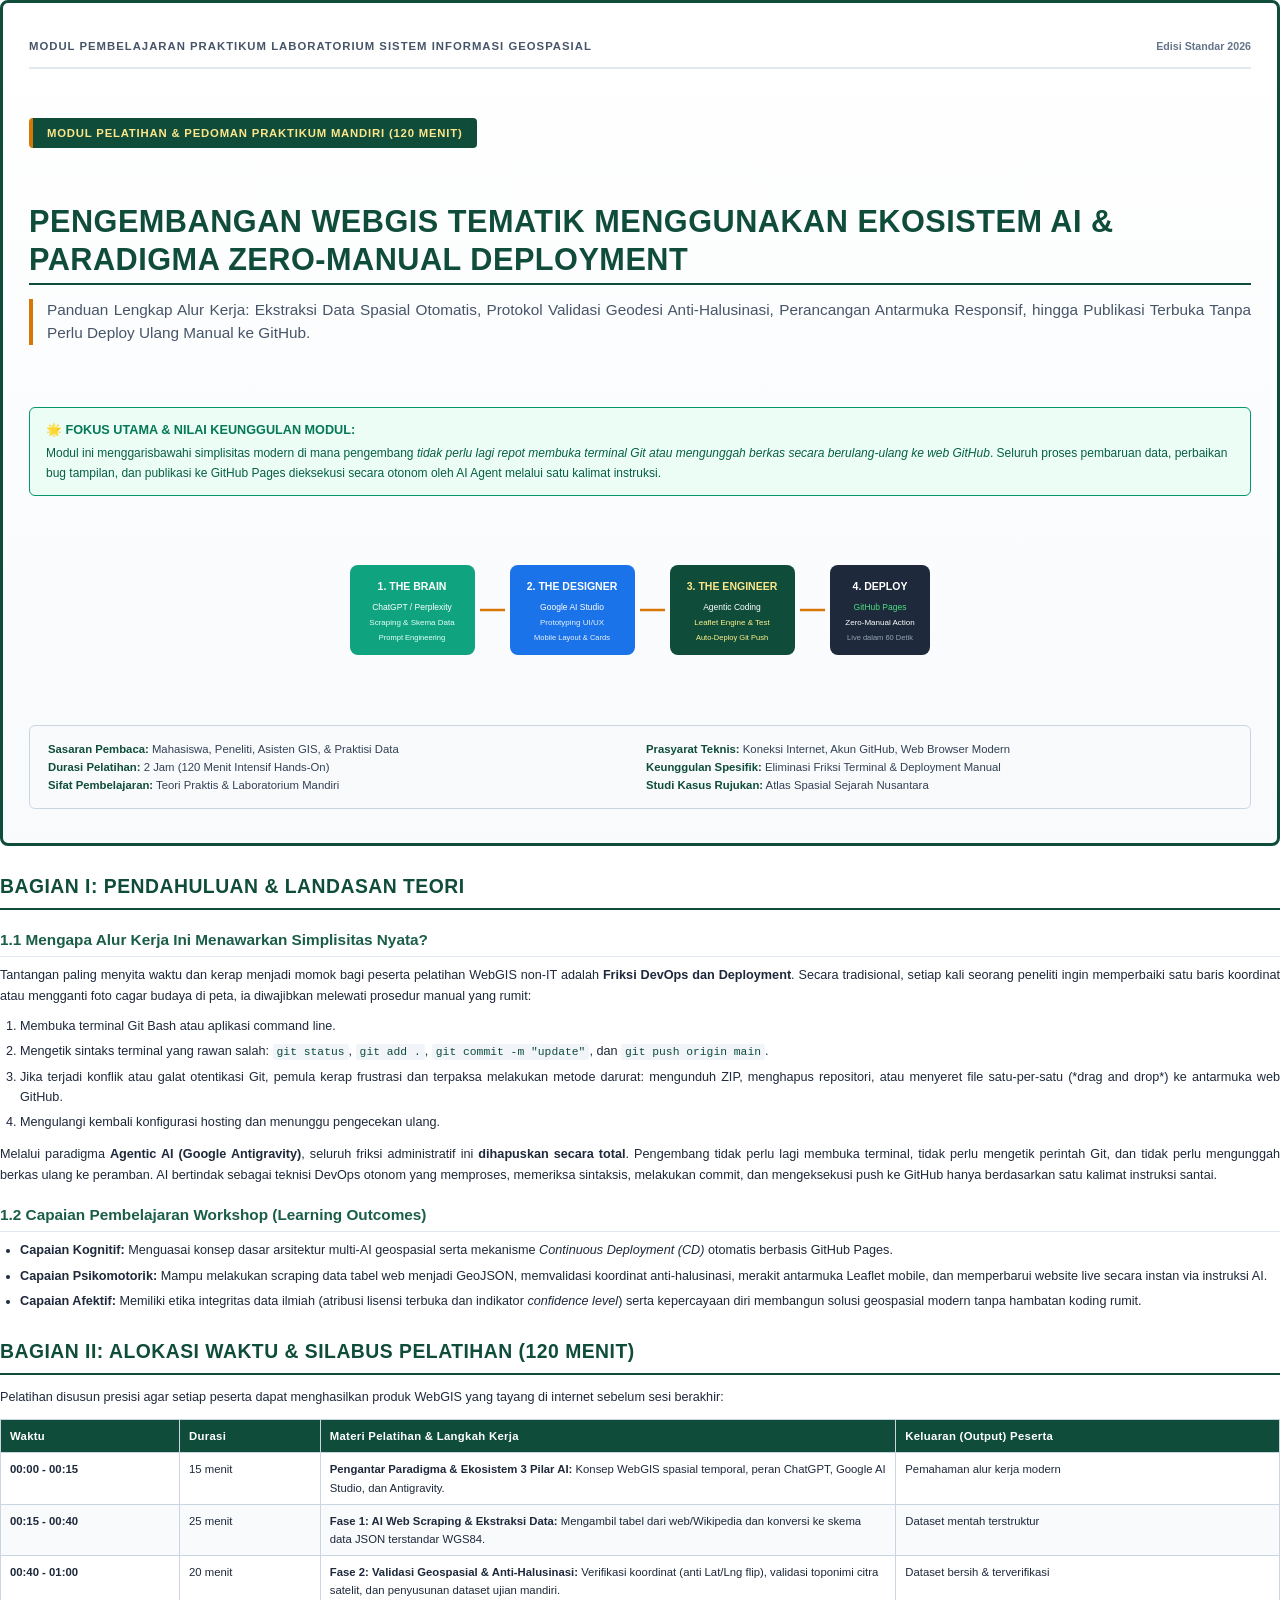
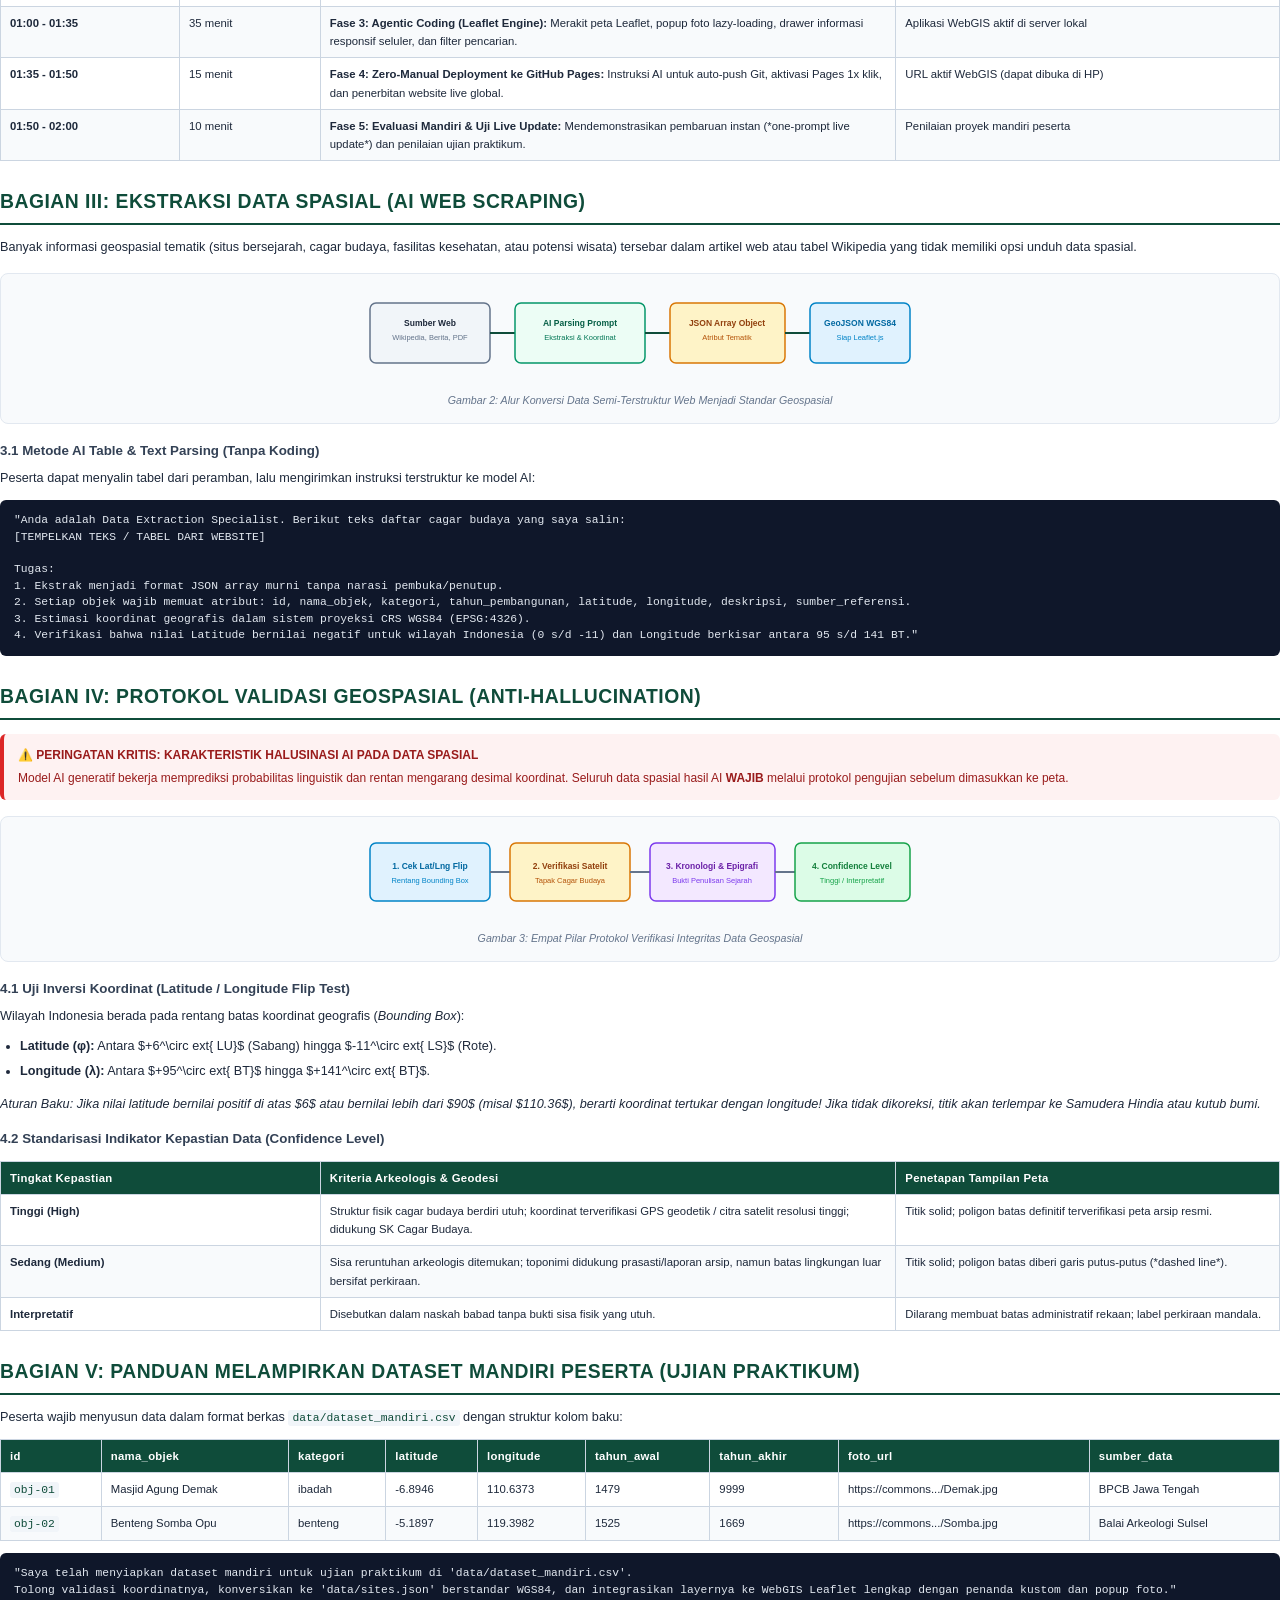
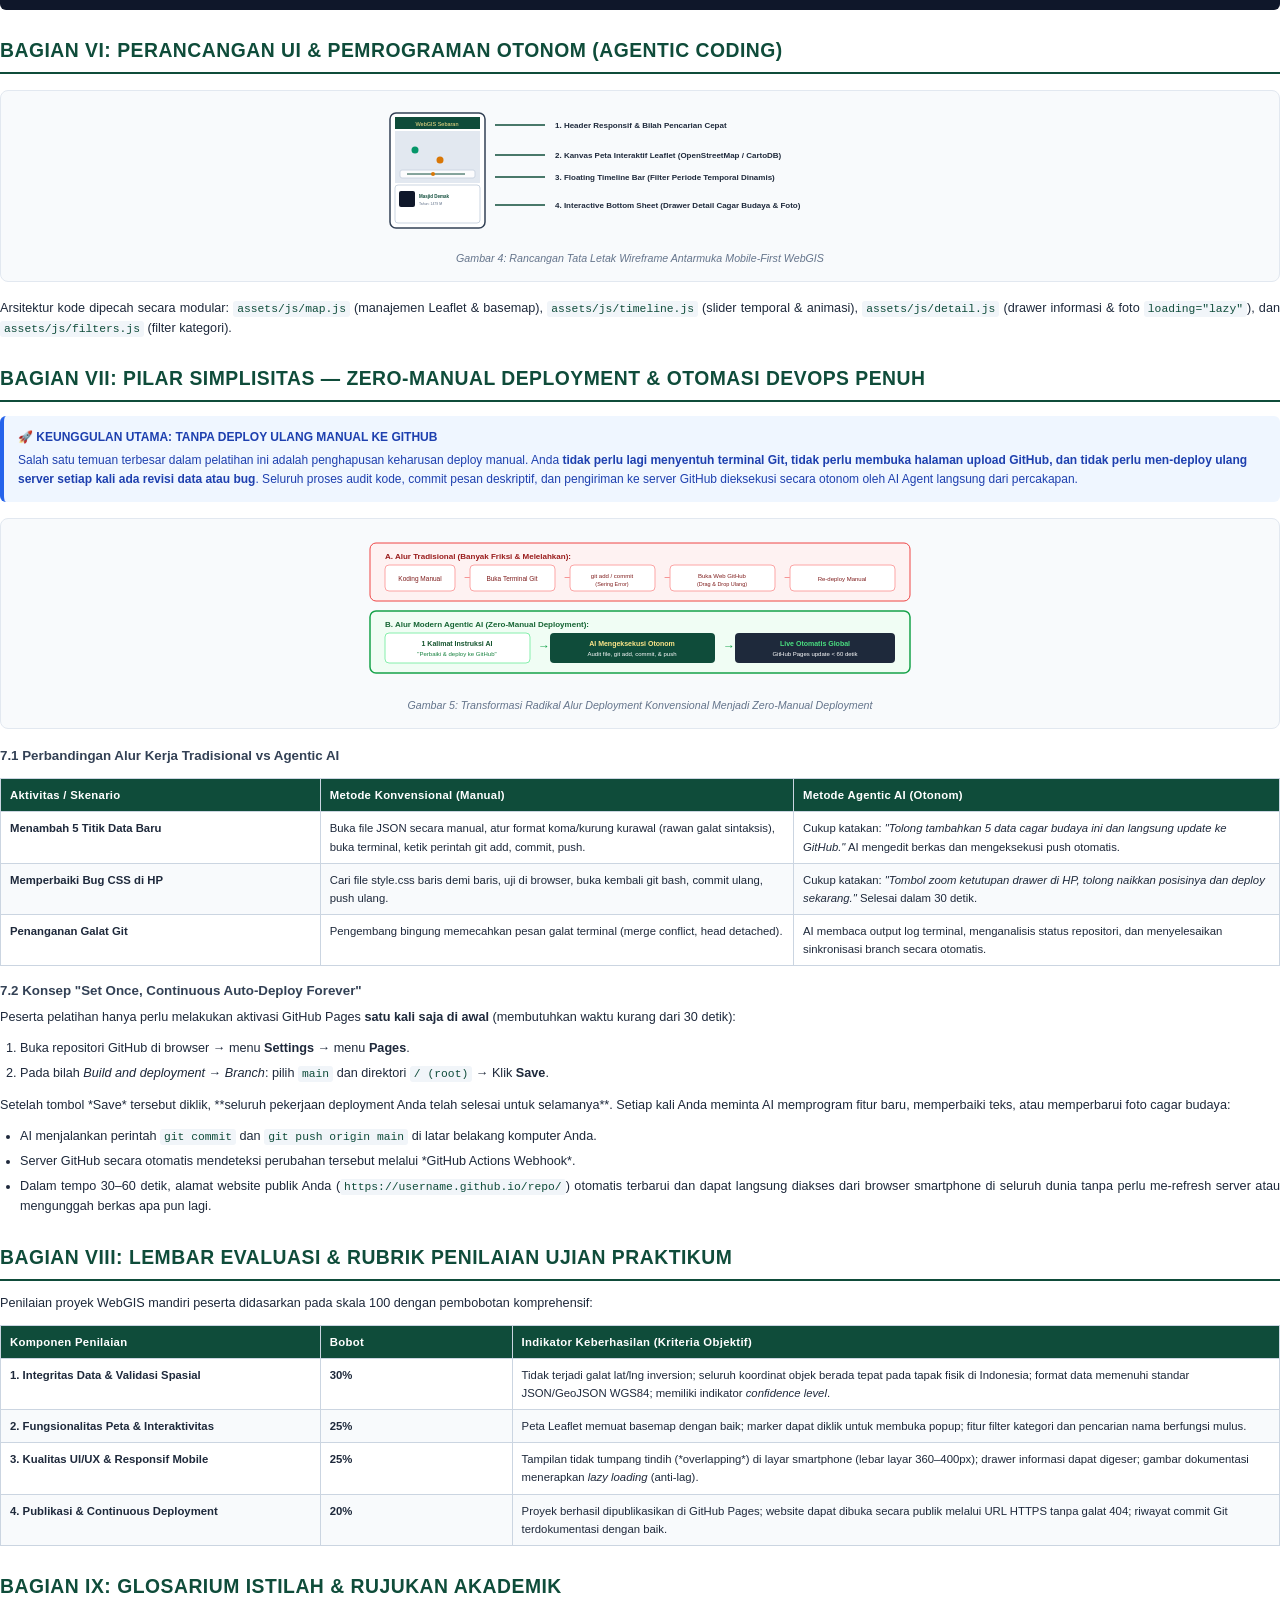
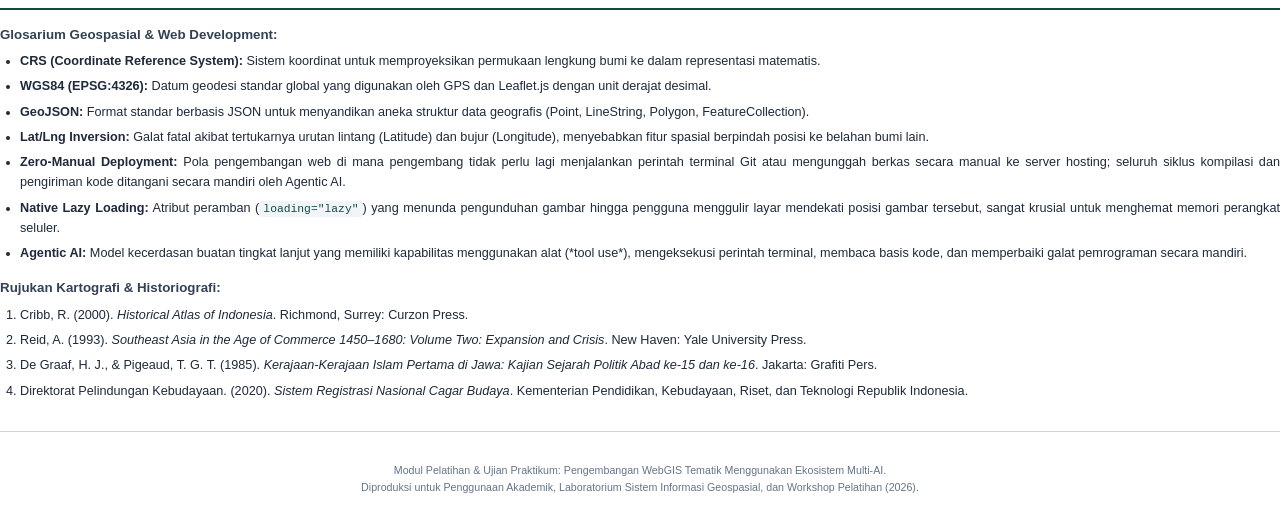
<file: docs/MODUL_PANDUAN_WORKSHOP_WEBGIS.html>
<!DOCTYPE html>
<html lang="id">
<head>
<meta charset="UTF-8">
<title>Modul Pelatihan: Pengembangan WebGIS Tematik Menggunakan Ekosistem AI</title>
<style>
  @page {
    size: A4 portrait;
    margin: 18mm 16mm 20mm 16mm;
    @bottom-center {
      content: "Modul Praktikum WebGIS Spasial Berbasis AI — Halaman " counter(page);
      font-size: 8pt;
      color: #64748b;
      font-family: -apple-system, BlinkMacSystemFont, "Segoe UI", Roboto, Arial, sans-serif;
    }
  }

  * { box-sizing: border-box; }
  
  body {
    font-family: -apple-system, BlinkMacSystemFont, "Segoe UI", Roboto, Helvetica, Arial, sans-serif;
    font-size: 9.5pt;
    line-height: 1.6;
    color: #1e293b;
    background: #ffffff;
    margin: 0;
    padding: 0;
  }

  /* COVER PAGE */
  .cover-page {
    page-break-after: always;
    min-height: 94vh;
    display: flex;
    flex-direction: column;
    justify-content: space-between;
    padding: 34px 26px;
    border: 3px solid #0f4c3a;
    border-radius: 8px;
    background: linear-gradient(180deg, #ffffff 0%, #f8fafc 100%);
    position: relative;
  }

  .cover-header {
    border-bottom: 2px solid #e2e8f0;
    padding-bottom: 12px;
    display: flex;
    justify-content: space-between;
    align-items: center;
  }

  .inst-name {
    font-size: 8.5pt;
    font-weight: 700;
    letter-spacing: 1px;
    color: #475569;
    text-transform: uppercase;
  }

  .cover-badge {
    align-self: flex-start;
    background: #0f4c3a;
    color: #fde68a;
    font-size: 8.5pt;
    font-weight: 700;
    letter-spacing: 0.8px;
    text-transform: uppercase;
    padding: 6px 14px;
    border-radius: 4px;
    border-left: 4px solid #d97706;
    margin-top: 15px;
  }

  .cover-title-group {
    margin-top: 20px;
  }

  .cover-title {
    font-size: 23pt;
    font-weight: 800;
    color: #0f4c3a;
    line-height: 1.25;
    margin: 0 0 14px 0;
  }

  .cover-subtitle {
    font-size: 11.5pt;
    color: #475569;
    line-height: 1.5;
    margin-bottom: 18px;
    border-left: 4px solid #d97706;
    padding-left: 14px;
    text-align: justify;
  }

  .cover-highlight-box {
    background: #ecfdf5;
    border: 1.5px solid #059669;
    border-radius: 6px;
    padding: 12px 16px;
    margin: 10px 0;
    font-size: 9pt;
    color: #065f46;
  }

  .cover-highlight-box strong {
    color: #047857;
    display: block;
    font-size: 9.5pt;
    margin-bottom: 4px;
  }

  .cover-meta {
    background: #f8fafc;
    border: 1px solid #cbd5e1;
    border-radius: 6px;
    padding: 14px 18px;
    font-size: 8.5pt;
    color: #334155;
    display: grid;
    grid-template-columns: 1fr 1fr;
    gap: 12px;
  }

  .cover-meta strong {
    color: #0f4c3a;
  }

  /* HEADINGS */
  h1, h2, h3, h4 {
    color: #0f4c3a;
    font-weight: 700;
    page-break-after: avoid;
  }

  h1 {
    font-size: 14.5pt;
    border-bottom: 2px solid #0f4c3a;
    padding-bottom: 5px;
    margin-top: 26px;
    margin-bottom: 12px;
    text-transform: uppercase;
    letter-spacing: 0.5px;
  }

  h2 {
    font-size: 11.5pt;
    color: #1a5d48;
    margin-top: 18px;
    margin-bottom: 8px;
    border-bottom: 1px solid #e2e8f0;
    padding-bottom: 4px;
  }

  h3 {
    font-size: 10pt;
    color: #334155;
    margin-top: 14px;
    margin-bottom: 6px;
  }

  p {
    margin: 0 0 10px 0;
    text-align: justify;
  }

  ul, ol {
    margin: 0 0 12px 0;
    padding-left: 20px;
  }

  li {
    margin-bottom: 5px;
    text-align: justify;
  }

  /* TABLES */
  table {
    width: 100%;
    border-collapse: collapse;
    margin: 12px 0;
    font-size: 8.5pt;
    page-break-inside: avoid;
  }

  th, td {
    border: 1px solid #cbd5e1;
    padding: 7px 9px;
    text-align: left;
    vertical-align: top;
  }

  th {
    background-color: #0f4c3a;
    color: #ffffff;
    font-weight: 700;
    letter-spacing: 0.3px;
  }

  tr:nth-child(even) td {
    background-color: #f8fafc;
  }

  /* CALLOUTS */
  .callout {
    padding: 12px 14px;
    border-radius: 6px;
    margin: 14px 0;
    font-size: 9pt;
    page-break-inside: avoid;
  }

  .callout-tip {
    background: #ecfdf5;
    border-left: 4px solid #059669;
    color: #065f46;
  }

  .callout-highlight {
    background: #eff6ff;
    border-left: 4px solid #2563eb;
    color: #1e40af;
  }

  .callout-warning {
    background: #fffbeb;
    border-left: 4px solid #d97706;
    color: #92400e;
  }

  .callout-caution {
    background: #fef2f2;
    border-left: 4px solid #dc2626;
    color: #991b1b;
  }

  .callout-title {
    font-weight: 700;
    margin-bottom: 4px;
    display: flex;
    align-items: center;
    gap: 6px;
  }

  /* CODE BLOCKS */
  pre {
    background: #0f172a;
    color: #e2e8f0;
    padding: 12px 14px;
    border-radius: 6px;
    font-family: Consolas, "Courier New", monospace;
    font-size: 8pt;
    line-height: 1.45;
    overflow-x: auto;
    margin: 12px 0;
    page-break-inside: avoid;
  }

  code {
    font-family: Consolas, "Courier New", monospace;
    background: #f1f5f9;
    color: #0f4c3a;
    padding: 2px 4px;
    border-radius: 3px;
    font-size: 8.5pt;
  }

  pre code {
    background: transparent;
    color: inherit;
    padding: 0;
  }

  /* DIAGRAM WRAPPER */
  .diagram-box {
    margin: 16px 0;
    text-align: center;
    page-break-inside: avoid;
    background: #f8fafc;
    border: 1px solid #e2e8f0;
    border-radius: 8px;
    padding: 14px;
  }

  .diagram-caption {
    font-size: 8pt;
    color: #64748b;
    font-style: italic;
    margin-top: 8px;
    text-align: center;
  }

  .page-break {
    page-break-before: always;
  }
</style>
</head>
<body>

<!-- COVER PAGE -->
<div class="cover-page">
  <div class="cover-header">
    <span class="inst-name">Modul Pembelajaran Praktikum Laboratorium Sistem Informasi Geospasial</span>
    <span style="font-size:8pt; color:#64748b; font-weight:600;">Edisi Standar 2026</span>
  </div>

  <div class="cover-badge">Modul Pelatihan & Pedoman Praktikum Mandiri (120 Menit)</div>
  
  <div class="cover-title-group">
    <h1 class="cover-title">Pengembangan WebGIS Tematik Menggunakan Ekosistem AI & Paradigma Zero-Manual Deployment</h1>
    <div class="cover-subtitle">
      Panduan Lengkap Alur Kerja: Ekstraksi Data Spasial Otomatis, Protokol Validasi Geodesi Anti-Halusinasi, Perancangan Antarmuka Responsif, hingga Publikasi Terbuka Tanpa Perlu Deploy Ulang Manual ke GitHub.
    </div>
  </div>

  <div class="cover-highlight-box">
    <strong>🌟 FOKUS UTAMA & NILAI KEUNGGULAN MODUL:</strong>
    Modul ini menggarisbawahi simplisitas modern di mana pengembang <em>tidak perlu lagi repot membuka terminal Git atau mengunggah berkas secara berulang-ulang ke web GitHub</em>. Seluruh proses pembaruan data, perbaikan bug tampilan, dan publikasi ke GitHub Pages dieksekusi secara otonom oleh AI Agent melalui satu kalimat instruksi.
  </div>

  <div style="text-align: center; margin: 10px 0;">
    <!-- SVG ILLUSTRATION 1: ARSITEKTUR EKOSISTEM 3 PILAR AI -->
    <svg width="600" height="125" viewBox="0 0 600 125" xmlns="http://www.w3.org/2000/svg">
      <!-- Step 1: ChatGPT -->
      <rect x="10" y="15" width="125" height="90" rx="8" fill="#10a37f" />
      <text x="72" y="40" fill="#ffffff" font-weight="bold" font-size="10.5" text-anchor="middle">1. THE BRAIN</text>
      <text x="72" y="60" fill="#ffffff" font-size="8.5" text-anchor="middle">ChatGPT / Perplexity</text>
      <text x="72" y="75" fill="#e6fffa" font-size="8" text-anchor="middle">Scraping & Skema Data</text>
      <text x="72" y="90" fill="#e6fffa" font-size="7.5" text-anchor="middle">Prompt Engineering</text>

      <!-- Arrow 1 -->
      <path d="M 140 60 L 165 60" stroke="#d97706" stroke-width="2.5" fill="none" marker-end="url(#arrow)" />
      
      <!-- Step 2: Google AI Studio -->
      <rect x="170" y="15" width="125" height="90" rx="8" fill="#1a73e8" />
      <text x="232" y="40" fill="#ffffff" font-weight="bold" font-size="10.5" text-anchor="middle">2. THE DESIGNER</text>
      <text x="232" y="60" fill="#ffffff" font-size="8.5" text-anchor="middle">Google AI Studio</text>
      <text x="232" y="75" fill="#e8f0fe" font-size="8" text-anchor="middle">Prototyping UI/UX</text>
      <text x="232" y="90" fill="#e8f0fe" font-size="7.5" text-anchor="middle">Mobile Layout & Cards</text>

      <!-- Arrow 2 -->
      <path d="M 300 60 L 325 60" stroke="#d97706" stroke-width="2.5" fill="none" />

      <!-- Step 3: Google Antigravity -->
      <rect x="330" y="15" width="125" height="90" rx="8" fill="#0f4c3a" />
      <text x="392" y="40" fill="#fde68a" font-weight="bold" font-size="10.5" text-anchor="middle">3. THE ENGINEER</text>
      <text x="392" y="60" fill="#ffffff" font-size="8.5" text-anchor="middle">Agentic Coding</text>
      <text x="392" y="75" fill="#fef08a" font-size="8" text-anchor="middle">Leaflet Engine & Test</text>
      <text x="392" y="90" fill="#fef08a" font-size="7.5" text-anchor="middle">Auto-Deploy Git Push</text>

      <!-- Arrow 3 -->
      <path d="M 460 60 L 485 60" stroke="#d97706" stroke-width="2.5" fill="none" />

      <!-- Step 4: GitHub Pages -->
      <rect x="490" y="15" width="100" height="90" rx="8" fill="#1e293b" />
      <text x="540" y="40" fill="#ffffff" font-weight="bold" font-size="10.5" text-anchor="middle">4. DEPLOY</text>
      <text x="540" y="60" fill="#4ade80" font-size="8.5" text-anchor="middle">GitHub Pages</text>
      <text x="540" y="75" fill="#ffffff" font-size="8" text-anchor="middle">Zero-Manual Action</text>
      <text x="540" y="90" fill="#94a3b8" font-size="7.5" text-anchor="middle">Live dalam 60 Detik</text>
    </svg>
  </div>

  <div class="cover-meta">
    <div>
      <strong>Sasaran Pembaca:</strong> Mahasiswa, Peneliti, Asisten GIS, & Praktisi Data<br>
      <strong>Durasi Pelatihan:</strong> 2 Jam (120 Menit Intensif Hands-On)<br>
      <strong>Sifat Pembelajaran:</strong> Teori Praktis & Laboratorium Mandiri
    </div>
    <div>
      <strong>Prasyarat Teknis:</strong> Koneksi Internet, Akun GitHub, Web Browser Modern<br>
      <strong>Keunggulan Spesifik:</strong> Eliminasi Friksi Terminal & Deployment Manual<br>
      <strong>Studi Kasus Rujukan:</strong> Atlas Spasial Sejarah Nusantara
    </div>
  </div>
</div>

<!-- BAGIAN I: PENDAHULUAN & LANDASAN TEORI -->
<h1>Bagian I: Pendahuluan & Landasan Teori</h1>

<h2>1.1 Mengapa Alur Kerja Ini Menawarkan Simplisitas Nyata?</h2>
<p>
  Tantangan paling menyita waktu dan kerap menjadi momok bagi peserta pelatihan WebGIS non-IT adalah <strong>Friksi DevOps dan Deployment</strong>. Secara tradisional, setiap kali seorang peneliti ingin memperbaiki satu baris koordinat atau mengganti foto cagar budaya di peta, ia diwajibkan melewati prosedur manual yang rumit:
</p>
<ol>
  <li>Membuka terminal Git Bash atau aplikasi command line.</li>
  <li>Mengetik sintaks terminal yang rawan salah: <code>git status</code>, <code>git add .</code>, <code>git commit -m "update"</code>, dan <code>git push origin main</code>.</li>
  <li>Jika terjadi konflik atau galat otentikasi Git, pemula kerap frustrasi dan terpaksa melakukan metode darurat: mengunduh ZIP, menghapus repositori, atau menyeret file satu-per-satu (*drag and drop*) ke antarmuka web GitHub.</li>
  <li>Mengulangi kembali konfigurasi hosting dan menunggu pengecekan ulang.</li>
</ol>
<p>
  Melalui paradigma <strong>Agentic AI (Google Antigravity)</strong>, seluruh friksi administratif ini <strong>dihapuskan secara total</strong>. Pengembang tidak perlu lagi membuka terminal, tidak perlu mengetik perintah Git, dan tidak perlu mengunggah berkas ulang ke peramban. AI bertindak sebagai teknisi DevOps otonom yang memproses, memeriksa sintaksis, melakukan commit, dan mengeksekusi push ke GitHub hanya berdasarkan satu kalimat instruksi santai.
</p>

<h2>1.2 Capaian Pembelajaran Workshop (Learning Outcomes)</h2>
<ul>
  <li><strong>Capaian Kognitif:</strong> Menguasai konsep dasar arsitektur multi-AI geospasial serta mekanisme <em>Continuous Deployment (CD)</em> otomatis berbasis GitHub Pages.</li>
  <li><strong>Capaian Psikomotorik:</strong> Mampu melakukan scraping data tabel web menjadi GeoJSON, memvalidasi koordinat anti-halusinasi, merakit antarmuka Leaflet mobile, dan memperbarui website live secara instan via instruksi AI.</li>
  <li><strong>Capaian Afektif:</strong> Memiliki etika integritas data ilmiah (atribusi lisensi terbuka dan indikator <em>confidence level</em>) serta kepercayaan diri membangun solusi geospasial modern tanpa hambatan koding rumit.</li>
</ul>

<!-- BAGIAN II: ALOKASI WAKTU 120 MENIT -->
<div class="page-break"></div>
<h1>Bagian II: Alokasi Waktu & Silabus Pelatihan (120 Menit)</h1>
<p>
  Pelatihan disusun presisi agar setiap peserta dapat menghasilkan produk WebGIS yang tayang di internet sebelum sesi berakhir:
</p>

<table>
  <thead>
    <tr>
      <th style="width: 14%;">Waktu</th>
      <th style="width: 11%;">Durasi</th>
      <th style="width: 45%;">Materi Pelatihan & Langkah Kerja</th>
      <th style="width: 30%;">Keluaran (Output) Peserta</th>
    </tr>
  </thead>
  <tbody>
    <tr>
      <td><strong>00:00 - 00:15</strong></td>
      <td>15 menit</td>
      <td><strong>Pengantar Paradigma & Ekosistem 3 Pilar AI:</strong> Konsep WebGIS spasial temporal, peran ChatGPT, Google AI Studio, dan Antigravity.</td>
      <td>Pemahaman alur kerja modern</td>
    </tr>
    <tr>
      <td><strong>00:15 - 00:40</strong></td>
      <td>25 menit</td>
      <td><strong>Fase 1: AI Web Scraping & Ekstraksi Data:</strong> Mengambil tabel dari web/Wikipedia dan konversi ke skema data JSON terstandar WGS84.</td>
      <td>Dataset mentah terstruktur</td>
    </tr>
    <tr>
      <td><strong>00:40 - 01:00</strong></td>
      <td>20 menit</td>
      <td><strong>Fase 2: Validasi Geospasial & Anti-Halusinasi:</strong> Verifikasi koordinat (anti Lat/Lng flip), validasi toponimi citra satelit, dan penyusunan dataset ujian mandiri.</td>
      <td>Dataset bersih & terverifikasi</td>
    </tr>
    <tr>
      <td><strong>01:00 - 01:35</strong></td>
      <td>35 menit</td>
      <td><strong>Fase 3: Agentic Coding (Leaflet Engine):</strong> Merakit peta Leaflet, popup foto lazy-loading, drawer informasi responsif seluler, dan filter pencarian.</td>
      <td>Aplikasi WebGIS aktif di server lokal</td>
    </tr>
    <tr>
      <td><strong>01:35 - 01:50</strong></td>
      <td>15 menit</td>
      <td><strong>Fase 4: Zero-Manual Deployment ke GitHub Pages:</strong> Instruksi AI untuk auto-push Git, aktivasi Pages 1x klik, dan penerbitan website live global.</td>
      <td>URL aktif WebGIS (dapat dibuka di HP)</td>
    </tr>
    <tr>
      <td><strong>01:50 - 02:00</strong></td>
      <td>10 menit</td>
      <td><strong>Fase 5: Evaluasi Mandiri & Uji Live Update:</strong> Mendemonstrasikan pembaruan instan (*one-prompt live update*) dan penilaian ujian praktikum.</td>
      <td>Penilaian proyek mandiri peserta</td>
    </tr>
  </tbody>
</table>

<!-- BAGIAN III: AI WEB SCRAPING & EKSTRAKSI DATA -->
<h1>Bagian III: Ekstraksi Data Spasial (AI Web Scraping)</h1>
<p>
  Banyak informasi geospasial tematik (situs bersejarah, cagar budaya, fasilitas kesehatan, atau potensi wisata) tersebar dalam artikel web atau tabel Wikipedia yang tidak memiliki opsi unduh data spasial.
</p>

<div class="diagram-box">
  <!-- SVG ILLUSTRATION 2: DATA EXTRACTION WORKFLOW -->
  <svg width="560" height="90" viewBox="0 0 560 90" xmlns="http://www.w3.org/2000/svg">
    <rect x="10" y="15" width="120" height="60" rx="6" fill="#f1f5f9" stroke="#64748b" stroke-width="1.5" />
    <text x="70" y="38" fill="#1e293b" font-size="8.5" font-weight="bold" text-anchor="middle">Sumber Web</text>
    <text x="70" y="52" fill="#64748b" font-size="7.5" text-anchor="middle">Wikipedia, Berita, PDF</text>

    <path d="M 130 45 L 155 45" stroke="#0f4c3a" stroke-width="2" />

    <rect x="155" y="15" width="130" height="60" rx="6" fill="#ecfdf5" stroke="#059669" stroke-width="1.5" />
    <text x="220" y="38" fill="#065f46" font-size="8.5" font-weight="bold" text-anchor="middle">AI Parsing Prompt</text>
    <text x="220" y="52" fill="#047857" font-size="7.5" text-anchor="middle">Ekstraksi & Koordinat</text>

    <path d="M 285 45 L 310 45" stroke="#0f4c3a" stroke-width="2" />

    <rect x="310" y="15" width="115" height="60" rx="6" fill="#fef3c7" stroke="#d97706" stroke-width="1.5" />
    <text x="367" y="38" fill="#92400e" font-size="8.5" font-weight="bold" text-anchor="middle">JSON Array Object</text>
    <text x="367" y="52" fill="#b45309" font-size="7.5" text-anchor="middle">Atribut Tematik</text>

    <path d="M 425 45 L 450 45" stroke="#0f4c3a" stroke-width="2" />

    <rect x="450" y="15" width="100" height="60" rx="6" fill="#e0f2fe" stroke="#0284c7" stroke-width="1.5" />
    <text x="500" y="38" fill="#0369a1" font-size="8.5" font-weight="bold" text-anchor="middle">GeoJSON WGS84</text>
    <text x="500" y="52" fill="#0284c7" font-size="7.5" text-anchor="middle">Siap Leaflet.js</text>
  </svg>
  <div class="diagram-caption">Gambar 2: Alur Konversi Data Semi-Terstruktur Web Menjadi Standar Geospasial</div>
</div>

<h3>3.1 Metode AI Table & Text Parsing (Tanpa Koding)</h3>
<p>
  Peserta dapat menyalin tabel dari peramban, lalu mengirimkan instruksi terstruktur ke model AI:
</p>

<pre><code>"Anda adalah Data Extraction Specialist. Berikut teks daftar cagar budaya yang saya salin:
[TEMPELKAN TEKS / TABEL DARI WEBSITE]

Tugas:
1. Ekstrak menjadi format JSON array murni tanpa narasi pembuka/penutup.
2. Setiap objek wajib memuat atribut: id, nama_objek, kategori, tahun_pembangunan, latitude, longitude, deskripsi, sumber_referensi.
3. Estimasi koordinat geografis dalam sistem proyeksi CRS WGS84 (EPSG:4326).
4. Verifikasi bahwa nilai Latitude bernilai negatif untuk wilayah Indonesia (0 s/d -11) dan Longitude berkisar antara 95 s/d 141 BT."</code></pre>

<div class="page-break"></div>

<!-- BAGIAN IV: PROTOKOL VALIDASI & ANTI-HALUSINASI -->
<h1>Bagian IV: Protokol Validasi Geospasial (Anti-Hallucination)</h1>

<div class="callout callout-caution">
  <div class="callout-title">⚠️ PERINGATAN KRITIS: KARAKTERISTIK HALUSINASI AI PADA DATA SPASIAL</div>
  Model AI generatif bekerja memprediksi probabilitas linguistik dan rentan mengarang desimal koordinat. Seluruh data spasial hasil AI <strong>WAJIB</strong> melalui protokol pengujian sebelum dimasukkan ke peta.
</div>

<div class="diagram-box">
  <!-- SVG ILLUSTRATION 3: QUALITY CONTROL WORKFLOW -->
  <svg width="560" height="85" viewBox="0 0 560 85" xmlns="http://www.w3.org/2000/svg">
    <rect x="10" y="12" width="120" height="58" rx="6" fill="#e0f2fe" stroke="#0284c7" stroke-width="1.5" />
    <text x="70" y="38" fill="#0369a1" font-size="8.5" font-weight="bold" text-anchor="middle">1. Cek Lat/Lng Flip</text>
    <text x="70" y="52" fill="#0284c7" font-size="7.5" text-anchor="middle">Rentang Bounding Box</text>

    <path d="M 130 41 L 150 41" stroke="#64748b" stroke-width="2" />

    <rect x="150" y="12" width="120" height="58" rx="6" fill="#fef3c7" stroke="#d97706" stroke-width="1.5" />
    <text x="210" y="38" fill="#92400e" font-size="8.5" font-weight="bold" text-anchor="middle">2. Verifikasi Satelit</text>
    <text x="210" y="52" fill="#b45309" font-size="7.5" text-anchor="middle">Tapak Cagar Budaya</text>

    <path d="M 270 41 L 290 41" stroke="#64748b" stroke-width="2" />

    <rect x="290" y="12" width="125" height="58" rx="6" fill="#f3e8ff" stroke="#7c3aed" stroke-width="1.5" />
    <text x="352" y="38" fill="#6b21a8" font-size="8.5" font-weight="bold" text-anchor="middle">3. Kronologi & Epigrafi</text>
    <text x="352" y="52" fill="#7c3aed" font-size="7.5" text-anchor="middle">Bukti Penulisan Sejarah</text>

    <path d="M 415 41 L 435 41" stroke="#64748b" stroke-width="2" />

    <rect x="435" y="12" width="115" height="58" rx="6" fill="#dcfce7" stroke="#16a34a" stroke-width="1.5" />
    <text x="492" y="38" fill="#15803d" font-size="8.5" font-weight="bold" text-anchor="middle">4. Confidence Level</text>
    <text x="492" y="52" fill="#16a34a" font-size="7.5" text-anchor="middle">Tinggi / Interpretatif</text>
  </svg>
  <div class="diagram-caption">Gambar 3: Empat Pilar Protokol Verifikasi Integritas Data Geospasial</div>
</div>

<h3>4.1 Uji Inversi Koordinat (Latitude / Longitude Flip Test)</h3>
<p>
  Wilayah Indonesia berada pada rentang batas koordinat geografis (<em>Bounding Box</em>):
</p>
<ul>
  <li><strong>Latitude (&phi;):</strong> Antara $+6^\circ	ext{ LU}$ (Sabang) hingga $-11^\circ	ext{ LS}$ (Rote).</li>
  <li><strong>Longitude (&lambda;):</strong> Antara $+95^\circ	ext{ BT}$ hingga $+141^\circ	ext{ BT}$.</li>
</ul>
<p>
  <em>Aturan Baku: Jika nilai latitude bernilai positif di atas $6$ atau bernilai lebih dari $90$ (misal $110.36$), berarti koordinat tertukar dengan longitude! Jika tidak dikoreksi, titik akan terlempar ke Samudera Hindia atau kutub bumi.</em>
</p>

<h3>4.2 Standarisasi Indikator Kepastian Data (Confidence Level)</h3>
<table>
  <thead>
    <tr>
      <th style="width: 25%;">Tingkat Kepastian</th>
      <th style="width: 45%;">Kriteria Arkeologis & Geodesi</th>
      <th style="width: 30%;">Penetapan Tampilan Peta</th>
    </tr>
  </thead>
  <tbody>
    <tr>
      <td><strong>Tinggi (High)</strong></td>
      <td>Struktur fisik cagar budaya berdiri utuh; koordinat terverifikasi GPS geodetik / citra satelit resolusi tinggi; didukung SK Cagar Budaya.</td>
      <td>Titik solid; poligon batas definitif terverifikasi peta arsip resmi.</td>
    </tr>
    <tr>
      <td><strong>Sedang (Medium)</strong></td>
      <td>Sisa reruntuhan arkeologis ditemukan; toponimi didukung prasasti/laporan arsip, namun batas lingkungan luar bersifat perkiraan.</td>
      <td>Titik solid; poligon batas diberi garis putus-putus (*dashed line*).</td>
    </tr>
    <tr>
      <td><strong>Interpretatif</strong></td>
      <td>Disebutkan dalam naskah babad tanpa bukti sisa fisik yang utuh.</td>
      <td>Dilarang membuat batas administratif rekaan; label perkiraan mandala.</td>
    </tr>
  </tbody>
</table>

<!-- BAGIAN V: PANDUAN DATASET MANDIRI UJIAN -->
<h1>Bagian V: Panduan Melampirkan Dataset Mandiri Peserta (Ujian Praktikum)</h1>
<p>
  Peserta wajib menyusun data dalam format berkas <code>data/dataset_mandiri.csv</code> dengan struktur kolom baku:
</p>

<table>
  <thead>
    <tr>
      <th>id</th>
      <th>nama_objek</th>
      <th>kategori</th>
      <th>latitude</th>
      <th>longitude</th>
      <th>tahun_awal</th>
      <th>tahun_akhir</th>
      <th>foto_url</th>
      <th>sumber_data</th>
    </tr>
  </thead>
  <tbody>
    <tr>
      <td><code>obj-01</code></td>
      <td>Masjid Agung Demak</td>
      <td>ibadah</td>
      <td>-6.8946</td>
      <td>110.6373</td>
      <td>1479</td>
      <td>9999</td>
      <td>https://commons.../Demak.jpg</td>
      <td>BPCB Jawa Tengah</td>
    </tr>
    <tr>
      <td><code>obj-02</code></td>
      <td>Benteng Somba Opu</td>
      <td>benteng</td>
      <td>-5.1897</td>
      <td>119.3982</td>
      <td>1525</td>
      <td>1669</td>
      <td>https://commons.../Somba.jpg</td>
      <td>Balai Arkeologi Sulsel</td>
    </tr>
  </tbody>
</table>

<pre><code>"Saya telah menyiapkan dataset mandiri untuk ujian praktikum di 'data/dataset_mandiri.csv'.
Tolong validasi koordinatnya, konversikan ke 'data/sites.json' berstandar WGS84, dan integrasikan layernya ke WebGIS Leaflet lengkap dengan penanda kustom dan popup foto."</code></pre>

<!-- BAGIAN VI: PERANCANGAN UI/UX -->
<div class="page-break"></div>
<h1>Bagian VI: Perancangan UI & Pemrograman Otonom (Agentic Coding)</h1>

<div class="diagram-box">
  <!-- SVG ILLUSTRATION 4: WIREFRAME UI MOBILE -->
  <svg width="550" height="130" viewBox="0 0 550 130" xmlns="http://www.w3.org/2000/svg">
    <!-- Smartphone Frame -->
    <rect x="25" y="8" width="95" height="115" rx="6" fill="#ffffff" stroke="#334155" stroke-width="1.5" />
    <rect x="30" y="12" width="85" height="12" fill="#0f4c3a" />
    <text x="72" y="21" fill="#fde68a" font-size="5.5" text-anchor="middle">WebGIS Sebaran</text>
    <!-- Map Canvas -->
    <rect x="30" y="26" width="85" height="52" fill="#e2e8f0" />
    <circle cx="50" cy="45" r="3.5" fill="#059669" />
    <circle cx="75" cy="55" r="3.5" fill="#d97706" />
    <!-- Floating Slider -->
    <rect x="35" y="65" width="75" height="8" rx="2" fill="#ffffff" opacity="0.9" stroke="#cbd5e1" />
    <line x1="42" y1="69" x2="100" y2="69" stroke="#0f4c3a" stroke-width="1" />
    <circle cx="68" cy="69" r="2" fill="#d97706" />
    <!-- Bottom Sheet / Drawer -->
    <rect x="30" y="80" width="85" height="38" rx="3" fill="#ffffff" stroke="#cbd5e1" />
    <rect x="34" y="86" width="16" height="16" fill="#0f172a" rx="2" />
    <text x="54" y="93" fill="#0f4c3a" font-size="4.5" font-weight="bold">Masjid Demak</text>
    <text x="54" y="100" fill="#64748b" font-size="3.5">Tahun: 1479 M</text>

    <!-- Legend Arrows -->
    <path d="M 130 20 L 180 20" stroke="#0f4c3a" stroke-width="1.5" />
    <text x="190" y="23" fill="#1e293b" font-size="8" font-weight="bold">1. Header Responsif & Bilah Pencarian Cepat</text>

    <path d="M 130 50 L 180 50" stroke="#0f4c3a" stroke-width="1.5" />
    <text x="190" y="53" fill="#1e293b" font-size="8" font-weight="bold">2. Kanvas Peta Interaktif Leaflet (OpenStreetMap / CartoDB)</text>

    <path d="M 130 72 L 180 72" stroke="#0f4c3a" stroke-width="1.5" />
    <text x="190" y="75" fill="#1e293b" font-size="8" font-weight="bold">3. Floating Timeline Bar (Filter Periode Temporal Dinamis)</text>

    <path d="M 130 100 L 180 100" stroke="#0f4c3a" stroke-width="1.5" />
    <text x="190" y="103" fill="#1e293b" font-size="8" font-weight="bold">4. Interactive Bottom Sheet (Drawer Detail Cagar Budaya & Foto)</text>
  </svg>
  <div class="diagram-caption">Gambar 4: Rancangan Tata Letak Wireframe Antarmuka Mobile-First WebGIS</div>
</div>

<p>
  Arsitektur kode dipecah secara modular: <code>assets/js/map.js</code> (manajemen Leaflet & basemap), <code>assets/js/timeline.js</code> (slider temporal & animasi), <code>assets/js/detail.js</code> (drawer informasi & foto <code>loading="lazy"</code>), dan <code>assets/js/filters.js</code> (filter kategori).
</p>

<!-- BAGIAN VII: ZERO-MANUAL DEPLOYMENT & GITHUB AUTOMATION (POKOK UTAMA) -->
<div class="page-break"></div>
<h1>Bagian VII: Pilar Simplisitas — Zero-Manual Deployment & Otomasi DevOps Penuh</h1>

<div class="callout callout-highlight">
  <div class="callout-title">🚀 KEUNGGULAN UTAMA: TANPA DEPLOY ULANG MANUAL KE GITHUB</div>
  Salah satu temuan terbesar dalam pelatihan ini adalah penghapusan keharusan deploy manual. Anda <strong>tidak perlu lagi menyentuh terminal Git, tidak perlu membuka halaman upload GitHub, dan tidak perlu men-deploy ulang server setiap kali ada revisi data atau bug</strong>. Seluruh proses audit kode, commit pesan deskriptif, dan pengiriman ke server GitHub dieksekusi secara otonom oleh AI Agent langsung dari percakapan.
</div>

<div class="diagram-box">
  <!-- SVG ILLUSTRATION 5: PERBANDINGAN ALUR KERJA DEPLOYMENT -->
  <svg width="560" height="150" viewBox="0 0 560 150" xmlns="http://www.w3.org/2000/svg">
    <!-- Traditional Pipeline -->
    <rect x="10" y="10" width="540" height="58" rx="6" fill="#fef2f2" stroke="#ef4444" stroke-width="1" />
    <text x="25" y="26" fill="#991b1b" font-size="8" font-weight="bold">A. Alur Tradisional (Banyak Friksi & Melelahkan):</text>
    
    <rect x="25" y="32" width="70" height="26" rx="4" fill="#ffffff" stroke="#fca5a5" />
    <text x="60" y="48" fill="#7f1d1d" font-size="6.5" text-anchor="middle">Koding Manual</text>

    <text x="102" y="48" fill="#ef4444" font-weight="bold">&rarr;</text>

    <rect x="110" y="32" width="85" height="26" rx="4" fill="#ffffff" stroke="#fca5a5" />
    <text x="152" y="48" fill="#7f1d1d" font-size="6.5" text-anchor="middle">Buka Terminal Git</text>

    <text x="202" y="48" fill="#ef4444" font-weight="bold">&rarr;</text>

    <rect x="210" y="32" width="85" height="26" rx="4" fill="#ffffff" stroke="#fca5a5" />
    <text x="252" y="45" fill="#7f1d1d" font-size="6" text-anchor="middle">git add / commit</text>
    <text x="252" y="53" fill="#7f1d1d" font-size="5.5" text-anchor="middle">(Sering Error)</text>

    <text x="302" y="48" fill="#ef4444" font-weight="bold">&rarr;</text>

    <rect x="310" y="32" width="105" height="26" rx="4" fill="#ffffff" stroke="#fca5a5" />
    <text x="362" y="45" fill="#7f1d1d" font-size="6" text-anchor="middle">Buka Web GitHub</text>
    <text x="362" y="53" fill="#7f1d1d" font-size="5.5" text-anchor="middle">(Drag & Drop Ulang)</text>

    <text x="422" y="48" fill="#ef4444" font-weight="bold">&rarr;</text>

    <rect x="430" y="32" width="105" height="26" rx="4" fill="#ffffff" stroke="#fca5a5" />
    <text x="482" y="48" fill="#7f1d1d" font-size="6" text-anchor="middle">Re-deploy Manual</text>

    <!-- Modern Agentic Pipeline -->
    <rect x="10" y="78" width="540" height="62" rx="6" fill="#f0fdf4" stroke="#16a34a" stroke-width="1.5" />
    <text x="25" y="94" fill="#166534" font-size="8" font-weight="bold">B. Alur Modern Agentic AI (Zero-Manual Deployment):</text>

    <rect x="25" y="100" width="145" height="30" rx="4" fill="#ffffff" stroke="#86efac" />
    <text x="97" y="113" fill="#14532d" font-size="7" font-weight="bold" text-anchor="middle">1 Kalimat Instruksi AI</text>
    <text x="97" y="123" fill="#15803d" font-size="6" text-anchor="middle">"Perbaiki & deploy ke GitHub"</text>

    <text x="178" y="117" fill="#16a34a" font-weight="bold" font-size="12">&rarr;</text>

    <rect x="190" y="100" width="165" height="30" rx="4" fill="#0f4c3a" />
    <text x="272" y="113" fill="#fde68a" font-size="7" font-weight="bold" text-anchor="middle">AI Mengeksekusi Otonom</text>
    <text x="272" y="123" fill="#ffffff" font-size="6" text-anchor="middle">Audit file, git add, commit, & push</text>

    <text x="363" y="117" fill="#16a34a" font-weight="bold" font-size="12">&rarr;</text>

    <rect x="375" y="100" width="160" height="30" rx="4" fill="#1e293b" />
    <text x="455" y="113" fill="#4ade80" font-size="7" font-weight="bold" text-anchor="middle">Live Otomatis Global</text>
    <text x="455" y="123" fill="#ffffff" font-size="6" text-anchor="middle">GitHub Pages update &lt; 60 detik</text>
  </svg>
  <div class="diagram-caption">Gambar 5: Transformasi Radikal Alur Deployment Konvensional Menjadi Zero-Manual Deployment</div>
</div>

<h3>7.1 Perbandingan Alur Kerja Tradisional vs Agentic AI</h3>
<table>
  <thead>
    <tr>
      <th style="width: 25%;">Aktivitas / Skenario</th>
      <th style="width: 37%;">Metode Konvensional (Manual)</th>
      <th style="width: 38%;">Metode Agentic AI (Otonom)</th>
    </tr>
  </thead>
  <tbody>
    <tr>
      <td><strong>Menambah 5 Titik Data Baru</strong></td>
      <td>Buka file JSON secara manual, atur format koma/kurung kurawal (rawan galat sintaksis), buka terminal, ketik perintah git add, commit, push.</td>
      <td>Cukup katakan: <em>"Tolong tambahkan 5 data cagar budaya ini dan langsung update ke GitHub."</em> AI mengedit berkas dan mengeksekusi push otomatis.</td>
    </tr>
    <tr>
      <td><strong>Memperbaiki Bug CSS di HP</strong></td>
      <td>Cari file style.css baris demi baris, uji di browser, buka kembali git bash, commit ulang, push ulang.</td>
      <td>Cukup katakan: <em>"Tombol zoom ketutupan drawer di HP, tolong naikkan posisinya dan deploy sekarang."</em> Selesai dalam 30 detik.</td>
    </tr>
    <tr>
      <td><strong>Penanganan Galat Git</strong></td>
      <td>Pengembang bingung memecahkan pesan galat terminal (merge conflict, head detached).</td>
      <td>AI membaca output log terminal, menganalisis status repositori, dan menyelesaikan sinkronisasi branch secara otomatis.</td>
    </tr>
  </tbody>
</table>

<h3>7.2 Konsep "Set Once, Continuous Auto-Deploy Forever"</h3>
<p>
  Peserta pelatihan hanya perlu melakukan aktivasi GitHub Pages <strong>satu kali saja di awal</strong> (membutuhkan waktu kurang dari 30 detik):
</p>
<ol>
  <li>Buka repositori GitHub di browser &rarr; menu <strong>Settings</strong> &rarr; menu <strong>Pages</strong>.</li>
  <li>Pada bilah <em>Build and deployment</em> &rarr; <em>Branch</em>: pilih <code>main</code> dan direktori <code>/ (root)</code> &rarr; Klik <strong>Save</strong>.</li>
</ol>
<p>
  Setelah tombol *Save* tersebut diklik, **seluruh pekerjaan deployment Anda telah selesai untuk selamanya**. Setiap kali Anda meminta AI memprogram fitur baru, memperbaiki teks, atau memperbarui foto cagar budaya:
</p>
<ul>
  <li>AI menjalankan perintah <code>git commit</code> dan <code>git push origin main</code> di latar belakang komputer Anda.</li>
  <li>Server GitHub secara otomatis mendeteksi perubahan tersebut melalui *GitHub Actions Webhook*.</li>
  <li>Dalam tempo 30–60 detik, alamat website publik Anda (<code>https://username.github.io/repo/</code>) otomatis terbarui dan dapat langsung diakses dari browser smartphone di seluruh dunia tanpa perlu me-refresh server atau mengunggah berkas apa pun lagi.</li>
</ul>

<!-- BAGIAN VIII: EVALUASI & RUBRIK PENILAIAN -->
<div class="page-break"></div>
<h1>Bagian VIII: Lembar Evaluasi & Rubrik Penilaian Ujian Praktikum</h1>

<p>
  Penilaian proyek WebGIS mandiri peserta didasarkan pada skala 100 dengan pembobotan komprehensif:
</p>

<table>
  <thead>
    <tr>
      <th style="width: 25%;">Komponen Penilaian</th>
      <th style="width: 15%;">Bobot</th>
      <th style="width: 60%;">Indikator Keberhasilan (Kriteria Objektif)</th>
    </tr>
  </thead>
  <tbody>
    <tr>
      <td><strong>1. Integritas Data & Validasi Spasial</strong></td>
      <td><strong>30%</strong></td>
      <td>Tidak terjadi galat lat/lng inversion; seluruh koordinat objek berada tepat pada tapak fisik di Indonesia; format data memenuhi standar JSON/GeoJSON WGS84; memiliki indikator <em>confidence level</em>.</td>
    </tr>
    <tr>
      <td><strong>2. Fungsionalitas Peta & Interaktivitas</strong></td>
      <td><strong>25%</strong></td>
      <td>Peta Leaflet memuat basemap dengan baik; marker dapat diklik untuk membuka popup; fitur filter kategori dan pencarian nama berfungsi mulus.</td>
    </tr>
    <tr>
      <td><strong>3. Kualitas UI/UX & Responsif Mobile</strong></td>
      <td><strong>25%</strong></td>
      <td>Tampilan tidak tumpang tindih (*overlapping*) di layar smartphone (lebar layar 360–400px); drawer informasi dapat digeser; gambar dokumentasi menerapkan <em>lazy loading</em> (anti-lag).</td>
    </tr>
    <tr>
      <td><strong>4. Publikasi & Continuous Deployment</strong></td>
      <td><strong>20%</strong></td>
      <td>Proyek berhasil dipublikasikan di GitHub Pages; website dapat dibuka secara publik melalui URL HTTPS tanpa galat 404; riwayat commit Git terdokumentasi dengan baik.</td>
    </tr>
  </tbody>
</table>

<!-- BAGIAN IX: GLOSARIUM & REFERENSI AKADEMIK -->
<h1>Bagian IX: Glosarium Istilah & Rujukan Akademik</h1>

<h3>Glosarium Geospasial & Web Development:</h3>
<ul>
  <li><strong>CRS (Coordinate Reference System):</strong> Sistem koordinat untuk memproyeksikan permukaan lengkung bumi ke dalam representasi matematis.</li>
  <li><strong>WGS84 (EPSG:4326):</strong> Datum geodesi standar global yang digunakan oleh GPS dan Leaflet.js dengan unit derajat desimal.</li>
  <li><strong>GeoJSON:</strong> Format standar berbasis JSON untuk menyandikan aneka struktur data geografis (Point, LineString, Polygon, FeatureCollection).</li>
  <li><strong>Lat/Lng Inversion:</strong> Galat fatal akibat tertukarnya urutan lintang (Latitude) dan bujur (Longitude), menyebabkan fitur spasial berpindah posisi ke belahan bumi lain.</li>
  <li><strong>Zero-Manual Deployment:</strong> Pola pengembangan web di mana pengembang tidak perlu lagi menjalankan perintah terminal Git atau mengunggah berkas secara manual ke server hosting; seluruh siklus kompilasi dan pengiriman kode ditangani secara mandiri oleh Agentic AI.</li>
  <li><strong>Native Lazy Loading:</strong> Atribut peramban (<code>loading="lazy"</code>) yang menunda pengunduhan gambar hingga pengguna menggulir layar mendekati posisi gambar tersebut, sangat krusial untuk menghemat memori perangkat seluler.</li>
  <li><strong>Agentic AI:</strong> Model kecerdasan buatan tingkat lanjut yang memiliki kapabilitas menggunakan alat (*tool use*), mengeksekusi perintah terminal, membaca basis kode, dan memperbaiki galat pemrograman secara mandiri.</li>
</ul>

<h3>Rujukan Kartografi & Historiografi:</h3>
<ol>
  <li>Cribb, R. (2000). <em>Historical Atlas of Indonesia</em>. Richmond, Surrey: Curzon Press.</li>
  <li>Reid, A. (1993). <em>Southeast Asia in the Age of Commerce 1450–1680: Volume Two: Expansion and Crisis</em>. New Haven: Yale University Press.</li>
  <li>De Graaf, H. J., & Pigeaud, T. G. T. (1985). <em>Kerajaan-Kerajaan Islam Pertama di Jawa: Kajian Sejarah Politik Abad ke-15 dan ke-16</em>. Jakarta: Grafiti Pers.</li>
  <li>Direktorat Pelindungan Kebudayaan. (2020). <em>Sistem Registrasi Nasional Cagar Budaya</em>. Kementerian Pendidikan, Kebudayaan, Riset, dan Teknologi Republik Indonesia.</li>
</ol>

<hr style="border: none; border-top: 1px solid #cbd5e1; margin: 30px 0;">
<p style="font-size: 8pt; color: #64748b; text-align: center;">
  Modul Pelatihan & Ujian Praktikum: Pengembangan WebGIS Tematik Menggunakan Ekosistem Multi-AI.<br>
  Diproduksi untuk Penggunaan Akademik, Laboratorium Sistem Informasi Geospasial, dan Workshop Pelatihan (2026).
</p>

</body>
</html>
</file>
